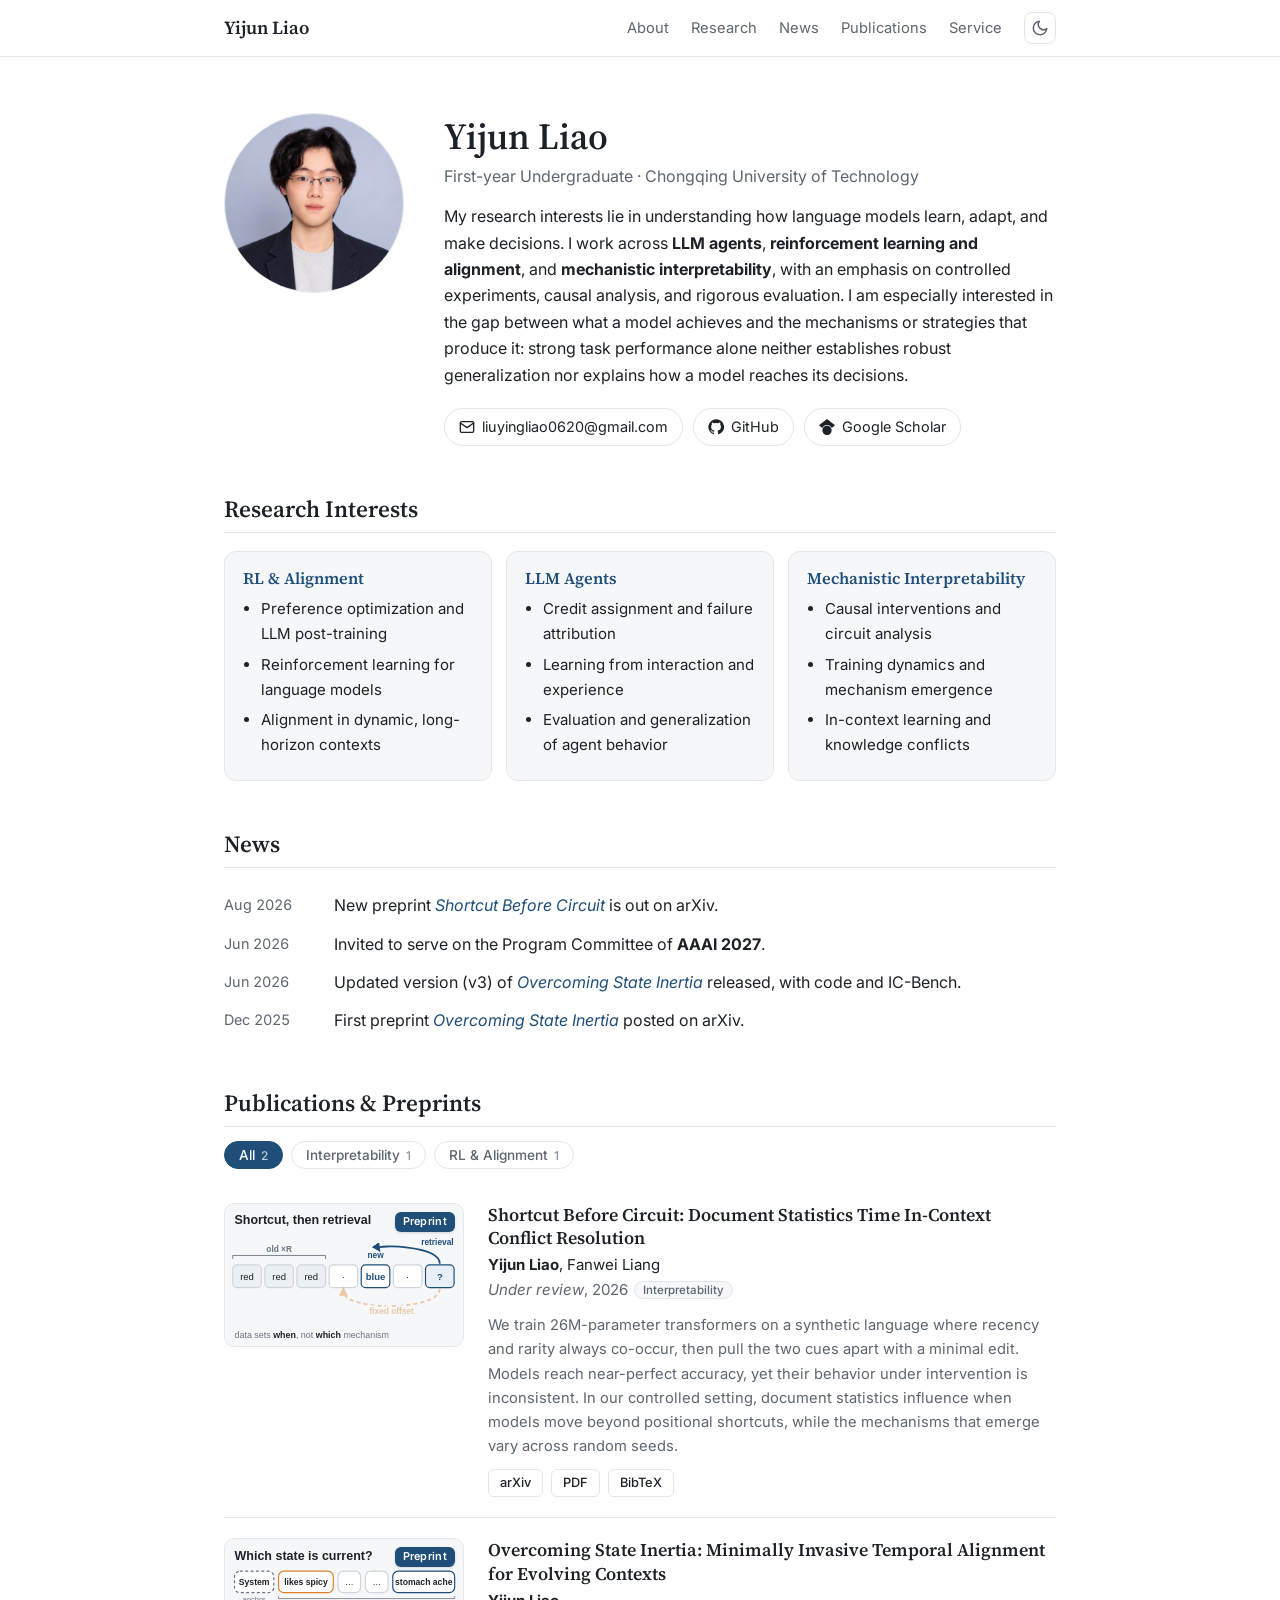
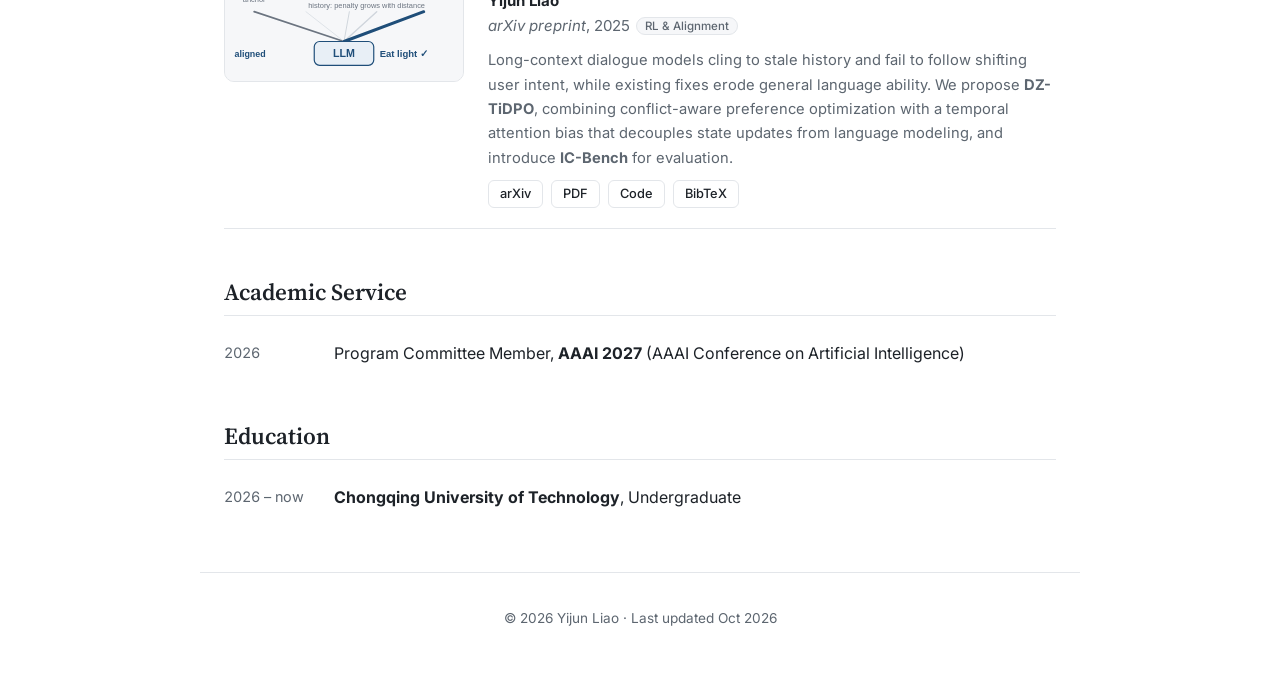
<file: index.html>
<!DOCTYPE html>
<html lang="en">
<head>
  <meta charset="utf-8">
  <meta name="viewport" content="width=device-width, initial-scale=1">
  <title>Yijun Liao</title>
  <meta name="description" content="Yijun Liao — research on reinforcement learning, alignment, and mechanistic interpretability of language models.">
  <meta name="author" content="Yijun Liao">
  <link rel="preconnect" href="https://fonts.googleapis.com">
  <link rel="preconnect" href="https://fonts.gstatic.com" crossorigin>
  <link href="https://fonts.googleapis.com/css2?family=Source+Serif+4:ital,opsz,wght@0,8..60,400;0,8..60,600;1,8..60,400&family=Inter:wght@400;500;600&display=swap" rel="stylesheet">
  <link rel="stylesheet" href="style.css">
  <link rel="icon" href="data:image/svg+xml,<svg xmlns='http://www.w3.org/2000/svg' viewBox='0 0 64 64'><rect width='64' height='64' rx='12' fill='%231f4e79'/><text x='50%' y='54%' text-anchor='middle' dominant-baseline='middle' font-family='Georgia,serif' font-size='30' fill='white'>YL</text></svg>">
</head>
<body>

<header class="topbar">
  <nav class="container nav">
    <a class="brand" href="#">Yijun Liao</a>
    <div class="nav-links">
      <a href="#about">About</a>
      <a href="#research">Research</a>
      <a href="#news">News</a>
      <a href="#publications">Publications</a>
      <a href="#service">Service</a>
      <button id="theme-toggle" class="theme-toggle" aria-label="Toggle dark mode" title="Toggle dark mode">
        <svg class="icon-moon" viewBox="0 0 24 24" width="18" height="18" fill="none" stroke="currentColor" stroke-width="2" stroke-linecap="round" stroke-linejoin="round"><path d="M21 12.8A9 9 0 1 1 11.2 3a7 7 0 0 0 9.8 9.8z"/></svg>
        <svg class="icon-sun" viewBox="0 0 24 24" width="18" height="18" fill="none" stroke="currentColor" stroke-width="2" stroke-linecap="round" stroke-linejoin="round"><circle cx="12" cy="12" r="4"/><path d="M12 2v2M12 20v2M4.9 4.9l1.4 1.4M17.7 17.7l1.4 1.4M2 12h2M20 12h2M4.9 19.1l1.4-1.4M17.7 6.3l1.4-1.4"/></svg>
      </button>
    </div>
  </nav>
</header>

<main class="container">

  <!-- ============ ABOUT ============ -->
  <section id="about" class="profile">
    <div class="profile-photo">
      <img src="images/avatar-web.jpg" alt="Yijun Liao" width="180" height="180">
    </div>

    <div class="profile-text">
      <h1>Yijun Liao</h1>
      <p class="subtitle">
        First-year Undergraduate · Chongqing University of Technology
      </p>

      <p>
        My research interests lie in understanding how language models learn,
        adapt, and make decisions. I work across <strong>LLM agents</strong>,
        <strong>reinforcement learning and alignment</strong>, and
        <strong>mechanistic interpretability</strong>, with an emphasis on
        controlled experiments, causal analysis, and rigorous evaluation.
        I am especially interested in the gap between what a model achieves and the mechanisms or
        strategies that produce it: strong task performance alone neither establishes robust
        generalization nor explains how a model reaches its decisions.
      </p>

      <div class="links">
        <a href="mailto:liuyingliao0620@gmail.com">
          <svg viewBox="0 0 24 24" width="16" height="16" fill="none" stroke="currentColor" stroke-width="2" stroke-linecap="round" stroke-linejoin="round"><rect x="2" y="4" width="20" height="16" rx="2"/><path d="m22 6-10 7L2 6"/></svg>
          liuyingliao0620@gmail.com
        </a>
        <a href="https://github.com/lyj20071013" target="_blank" rel="noopener">
          <svg viewBox="0 0 24 24" width="16" height="16" fill="currentColor"><path d="M12 .5a11.5 11.5 0 0 0-3.64 22.41c.58.1.79-.25.79-.56v-2c-3.2.7-3.88-1.37-3.88-1.37-.52-1.33-1.28-1.69-1.28-1.69-1.05-.71.08-.7.08-.7 1.16.08 1.77 1.19 1.77 1.19 1.03 1.77 2.7 1.26 3.36.96.1-.75.4-1.26.73-1.55-2.55-.29-5.24-1.28-5.24-5.68 0-1.26.45-2.28 1.19-3.09-.12-.29-.52-1.46.11-3.05 0 0 .97-.31 3.17 1.18a11 11 0 0 1 5.78 0c2.2-1.49 3.17-1.18 3.17-1.18.63 1.59.23 2.76.11 3.05.74.81 1.19 1.83 1.19 3.09 0 4.41-2.69 5.39-5.25 5.67.41.36.78 1.06.78 2.14v3.17c0 .31.21.67.8.56A11.5 11.5 0 0 0 12 .5z"/></svg>
          GitHub
        </a>
        <a href="https://scholar.google.com/citations?user=M-LxtLEAAAAJ&amp;hl=en" target="_blank" rel="noopener">
          <svg viewBox="0 0 24 24" width="16" height="16" fill="currentColor"><path d="M12 24a7 7 0 1 1 0-14 7 7 0 0 1 0 14zm0-24L0 9.5l4.84 3.94A8 8 0 0 1 12 9a8 8 0 0 1 7.16 4.44L24 9.5z"/></svg>
          Google Scholar
        </a>
        <!-- TODO: uncomment and fill in once you have these
        <a href="https://twitter.com/XXXX" target="_blank" rel="noopener">X / Twitter</a>
        <a href="cv.pdf" target="_blank">CV</a>
        -->
      </div>
    </div>
  </section>

  <!-- ============ RESEARCH ============ -->
  <section id="research">
    <h2>Research Interests</h2>
    <div class="interests">
      <div class="interest">
        <h3>RL &amp; Alignment</h3>
        <ul>
          <li>Preference optimization and LLM post-training</li>
          <li>Reinforcement learning for language models</li>
          <li>Alignment in dynamic, long-horizon contexts</li>
        </ul>
      </div>
      <div class="interest">
        <h3>LLM Agents</h3>
        <ul>
          <li>Credit assignment and failure attribution</li>
          <li>Learning from interaction and experience</li>
          <li>Evaluation and generalization of agent behavior</li>
        </ul>
      </div>
      <div class="interest">
        <h3>Mechanistic Interpretability</h3>
        <ul>
          <li>Causal interventions and circuit analysis</li>
          <li>Training dynamics and mechanism emergence</li>
          <li>In-context learning and knowledge conflicts</li>
        </ul>
      </div>
    </div>
  </section>

  <!-- ============ NEWS ============ -->
  <section id="news">
    <h2>News</h2>
    <ul class="news">
      <li><span class="date">Aug 2026</span><span>New preprint <a href="https://arxiv.org/abs/2608.24460" target="_blank" rel="noopener"><em>Shortcut Before Circuit</em></a> is out on arXiv.</span></li>
      <li><span class="date">Jun 2026</span><span>Invited to serve on the Program Committee of <strong>AAAI 2027</strong>.</span></li>
      <li><span class="date">Jun 2026</span><span>Updated version (v3) of <a href="https://arxiv.org/abs/2512.03704" target="_blank" rel="noopener"><em>Overcoming State Inertia</em></a> released, with code and IC-Bench.</span></li>
      <li><span class="date">Dec 2025</span><span>First preprint <a href="https://arxiv.org/abs/2512.03704" target="_blank" rel="noopener"><em>Overcoming State Inertia</em></a> posted on arXiv.</span></li>
    </ul>
  </section>

  <!-- ============ PUBLICATIONS ============ -->
  <!-- To add a paper: copy one <article>, set data-tags (comma-separated; filter buttons are generated
       automatically), and put a static thumbnail + an animated one (GIF/SVG/WebP) in images/. -->
  <section id="publications">
    <h2>Publications &amp; Preprints</h2>
    <div class="pub-filter" id="pub-filter" role="group" aria-label="Filter publications by topic"></div>

    <article class="pub" data-tags="Interpretability">
      <div class="pub-thumb">
        <img class="thumb-static" src="images/shortcut.svg" alt="Fixed-offset positional shortcut versus retrieval of the current value">
        <img class="thumb-anim" src="images/shortcut-anim.svg" alt="" aria-hidden="true">
        <span class="badge">Preprint</span>
      </div>
      <div class="pub-body">
        <h3 class="pub-title">
          <a href="https://arxiv.org/abs/2608.24460" target="_blank" rel="noopener">Shortcut Before Circuit: Document Statistics Time In-Context Conflict Resolution</a>
        </h3>
        <p class="pub-authors"><strong>Yijun Liao</strong>, Fanwei Liang</p>
        <p class="pub-venue"><em>Under review</em>, 2026</p>
        <p class="pub-tldr">
          We train 26M-parameter transformers on a synthetic language where recency and rarity always co-occur,
          then pull the two cues apart with a minimal edit. Models reach near-perfect accuracy, yet their
          behavior under intervention is inconsistent. In our controlled setting, document statistics
          influence when models move beyond positional shortcuts, while the mechanisms that emerge vary
          across random seeds.
        </p>
        <div class="pub-links">
          <a href="https://arxiv.org/abs/2608.24460" target="_blank" rel="noopener">arXiv</a>
          <a href="https://arxiv.org/pdf/2608.24460" target="_blank" rel="noopener">PDF</a>
          <button class="bib-toggle" data-target="bib-1">BibTeX</button>
        </div>
        <div class="bibtex" id="bib-1">
          <button class="copy-btn" type="button">Copy</button>
<pre>@article{liao2026shortcut,
  title   = {Shortcut Before Circuit: Document Statistics Time In-Context Conflict Resolution},
  author  = {Liao, Yijun and Liang, Fanwei},
  journal = {arXiv preprint arXiv:2608.24460},
  year    = {2026}
}</pre>
        </div>
      </div>
    </article>

    <article class="pub" data-tags="RL &amp; Alignment">
      <div class="pub-thumb">
        <img class="thumb-static" src="images/inertia.svg" alt="Dual-zone temporal attention: anchor zone kept, older history down-weighted">
        <img class="thumb-anim" src="images/inertia-anim.svg" alt="" aria-hidden="true">
        <span class="badge">Preprint</span>
      </div>
      <div class="pub-body">
        <h3 class="pub-title">
          <a href="https://arxiv.org/abs/2512.03704" target="_blank" rel="noopener">Overcoming State Inertia: Minimally Invasive Temporal Alignment for Evolving Contexts</a>
        </h3>
        <p class="pub-authors"><strong>Yijun Liao</strong></p>
        <p class="pub-venue"><em>arXiv preprint</em>, 2025</p>
        <p class="pub-tldr">
          Long-context dialogue models cling to stale history and fail to follow shifting user intent, while
          existing fixes erode general language ability. We propose <strong>DZ-TiDPO</strong>, combining
          conflict-aware preference optimization with a temporal attention bias that decouples state updates
          from language modeling, and introduce <strong>IC-Bench</strong> for evaluation.
        </p>
        <div class="pub-links">
          <a href="https://arxiv.org/abs/2512.03704" target="_blank" rel="noopener">arXiv</a>
          <a href="https://arxiv.org/pdf/2512.03704" target="_blank" rel="noopener">PDF</a>
          <a href="https://github.com/lyj20071013/DZ-TiDPO" target="_blank" rel="noopener">Code</a>
          <button class="bib-toggle" data-target="bib-2">BibTeX</button>
        </div>
        <div class="bibtex" id="bib-2">
          <button class="copy-btn" type="button">Copy</button>
<pre>@article{liao2025overcoming,
  title   = {Overcoming State Inertia: Minimally Invasive Temporal Alignment for Evolving Contexts},
  author  = {Liao, Yijun},
  journal = {arXiv preprint arXiv:2512.03704},
  year    = {2025}
}</pre>
        </div>
      </div>
    </article>

    <p class="pub-empty" id="pub-empty" hidden>No papers under this topic yet.</p>
  </section>

  <!-- ============ SERVICE ============ -->
  <section id="service">
    <h2>Academic Service</h2>
    <ul class="news">
      <li><span class="date">2026</span><span>Program Committee Member, <strong>AAAI 2027</strong> (AAAI Conference on Artificial Intelligence)</span></li>
    </ul>
  </section>

  <!-- ============ EDUCATION ============ -->
  <section id="education">
    <h2>Education</h2>
    <ul class="news">
      <li><span class="date">2026 – now</span><span><strong>Chongqing University of Technology</strong>, Undergraduate</span></li>
    </ul>
  </section>

</main>

<footer class="container footer">
  <p>© <span id="year"></span> Yijun Liao · Last updated Oct 2026</p>
</footer>

<script>
  // Dark mode: respects system preference, remembers manual choice
  (function () {
    const root = document.documentElement;
    let saved = null;
    try { saved = localStorage.getItem('theme'); } catch (e) {}
    if (saved) root.setAttribute('data-theme', saved);
    document.getElementById('theme-toggle').addEventListener('click', function () {
      const current = root.getAttribute('data-theme') ||
        (window.matchMedia('(prefers-color-scheme: dark)').matches ? 'dark' : 'light');
      const next = current === 'dark' ? 'light' : 'dark';
      root.setAttribute('data-theme', next);
      try { localStorage.setItem('theme', next); } catch (e) {}
    });
  })();

  // BibTeX toggles
  document.querySelectorAll('.bib-toggle').forEach(function (btn) {
    btn.addEventListener('click', function () {
      document.getElementById(btn.dataset.target).classList.toggle('open');
      btn.classList.toggle('active');
    });
  });

  // Copy BibTeX
  function copyText(text) {
    if (navigator.clipboard && window.isSecureContext) return navigator.clipboard.writeText(text);
    return new Promise(function (resolve, reject) {
      const ta = document.createElement('textarea');
      ta.value = text; ta.style.position = 'fixed'; ta.style.opacity = '0';
      document.body.appendChild(ta); ta.select();
      try { document.execCommand('copy') ? resolve() : reject(); } catch (e) { reject(e); }
      document.body.removeChild(ta);
    });
  }

  document.querySelectorAll('.copy-btn').forEach(function (btn) {
    btn.addEventListener('click', function () {
      const text = btn.parentElement.querySelector('pre').textContent;
      copyText(text).then(function () {
        btn.textContent = 'Copied!'; btn.classList.add('done');
      }, function () {
        btn.textContent = 'Press Ctrl+C';
      });
      setTimeout(function () { btn.textContent = 'Copy'; btn.classList.remove('done'); }, 1600);
    });
  });

  // Publication filter (buttons built from each paper's data-tags)
  (function () {
    const pubs = Array.from(document.querySelectorAll('.pub'));
    const bar = document.getElementById('pub-filter');
    const empty = document.getElementById('pub-empty');
    const tagsOf = function (p) { return p.dataset.tags.split(',').map(function (t) { return t.trim(); }); };
    const counts = {};
    pubs.forEach(function (p) { tagsOf(p).forEach(function (t) { counts[t] = (counts[t] || 0) + 1; }); });
    const tags = ['All'].concat(Object.keys(counts).sort());

    function apply(tag) {
      let shown = 0;
      pubs.forEach(function (p) {
        const on = tag === 'All' || tagsOf(p).indexOf(tag) !== -1;
        p.classList.toggle('is-hidden', !on);
        if (on) shown++;
      });
      empty.hidden = shown > 0;
      bar.querySelectorAll('button').forEach(function (b) {
        const active = b.dataset.tag === tag;
        b.classList.toggle('active', active);
        b.setAttribute('aria-pressed', active);
      });
    }

    tags.forEach(function (t) {
      const b = document.createElement('button');
      b.type = 'button'; b.dataset.tag = t;
      b.innerHTML = t + ' <span class="count">' + (t === 'All' ? pubs.length : counts[t]) + '</span>';
      b.addEventListener('click', function () { apply(t); });
      bar.appendChild(b);
    });

    // Tag chips under each paper's venue line, also clickable
    pubs.forEach(function (p) {
      const venue = p.querySelector('.pub-venue');
      tagsOf(p).forEach(function (t) {
        const c = document.createElement('button');
        c.type = 'button'; c.className = 'tag-chip'; c.textContent = t;
        c.addEventListener('click', function () { apply(t); });
        venue.appendChild(c);
      });
    });

    apply('All');
  })();

  // Thumbnails: restart the animation each time it is revealed
  document.querySelectorAll('.pub').forEach(function (p) {
    const anim = p.querySelector('.thumb-anim');
    if (!anim) return;
    const base = anim.getAttribute('src');
    p.addEventListener('mouseenter', function () { anim.src = base + '?t=' + Date.now(); });
  });

  document.getElementById('year').textContent = new Date().getFullYear();
</script>
</body>
</html>
</file>
<file: style.css>
:root {
  --bg: #ffffff;
  --bg-soft: #f6f7f9;
  --text: #1d2228;
  --muted: #5d6670;
  --border: #e3e6ea;
  --accent: #1f4e79;
  --accent-soft: #e8eff6;
  --serif: "Source Serif 4", Georgia, "Times New Roman", serif;
  --sans: "Inter", -apple-system, "Segoe UI", Roboto, Helvetica, Arial, sans-serif;
  --mono: ui-monospace, SFMono-Regular, Menlo, Consolas, monospace;
}

@media (prefers-color-scheme: dark) {
  :root:not([data-theme="light"]) {
    --bg: #14171b;
    --bg-soft: #1c2026;
    --text: #e4e7eb;
    --muted: #9aa3ad;
    --border: #2b3139;
    --accent: #7fb2e5;
    --accent-soft: #1f2a36;
  }
}
:root[data-theme="dark"] {
  --bg: #14171b;
  --bg-soft: #1c2026;
  --text: #e4e7eb;
  --muted: #9aa3ad;
  --border: #2b3139;
  --accent: #7fb2e5;
  --accent-soft: #1f2a36;
}

* { box-sizing: border-box; }
html { scroll-behavior: smooth; scroll-padding-top: 72px; }

body {
  margin: 0;
  background: var(--bg);
  color: var(--text);
  font-family: var(--sans);
  font-size: 16px;
  line-height: 1.65;
  -webkit-font-smoothing: antialiased;
  transition: background .2s, color .2s;
}

a { color: var(--accent); text-decoration: none; }
a:hover { text-decoration: underline; text-underline-offset: 3px; }

.container { max-width: 880px; margin: 0 auto; padding: 0 24px; }

/* ---------- nav ---------- */
.topbar {
  position: sticky; top: 0; z-index: 10;
  background: color-mix(in srgb, var(--bg) 88%, transparent);
  backdrop-filter: saturate(180%) blur(8px);
  border-bottom: 1px solid var(--border);
}
.nav { display: flex; align-items: center; justify-content: space-between; height: 56px; }
.brand { font-family: var(--serif); font-weight: 600; font-size: 1.15rem; color: var(--text); white-space: nowrap; }
.brand:hover { text-decoration: none; }
.nav-links { display: flex; align-items: center; gap: 22px; font-size: .92rem; }
.nav-links a { color: var(--muted); }
.nav-links a:hover { color: var(--accent); text-decoration: none; }

.theme-toggle {
  display: inline-flex; align-items: center; justify-content: center;
  width: 32px; height: 32px; border-radius: 8px;
  border: 1px solid var(--border); background: transparent; color: var(--muted);
  cursor: pointer;
}
.theme-toggle:hover { color: var(--accent); border-color: var(--accent); }
.icon-sun { display: none; }
:root[data-theme="dark"] .icon-sun { display: block; }
:root[data-theme="dark"] .icon-moon { display: none; }
@media (prefers-color-scheme: dark) {
  :root:not([data-theme="light"]) .icon-sun { display: block; }
  :root:not([data-theme="light"]) .icon-moon { display: none; }
}

/* ---------- sections ---------- */
section { padding: 40px 0 8px; }
h1, h2, h3 { font-family: var(--serif); font-weight: 600; line-height: 1.3; }
h2 {
  font-size: 1.45rem; margin: 0 0 18px;
  padding-bottom: 8px; border-bottom: 1px solid var(--border);
}

/* ---------- profile ---------- */
.profile { display: flex; gap: 40px; align-items: flex-start; padding-top: 56px; }
.profile-photo { flex: 0 0 180px; }
.profile-photo img, .avatar-placeholder {
  width: 180px; height: 180px; border-radius: 50%; object-fit: cover;
  border: 1px solid var(--border);
}
.avatar-placeholder {
  display: flex; align-items: center; justify-content: center;
  background: var(--accent-soft); color: var(--accent);
  font-family: var(--serif); font-size: 3.6rem; font-weight: 600; letter-spacing: 1px;
}
.profile-text h1 { font-size: 2.3rem; margin: 0 0 2px; }
.subtitle { color: var(--muted); margin: 0 0 18px; font-size: 1rem; }
.profile-text p { margin: 0 0 14px; }
.todo { border-bottom: 1px dashed var(--muted); }

.links { display: flex; flex-wrap: wrap; gap: 10px; margin-top: 20px; }
.links a {
  display: inline-flex; align-items: center; gap: 7px;
  padding: 6px 14px; border: 1px solid var(--border); border-radius: 999px;
  color: var(--text); font-size: .9rem;
}
.links a:hover { border-color: var(--accent); color: var(--accent); text-decoration: none; }

/* ---------- research ---------- */
.interests { display: grid; grid-template-columns: repeat(3, 1fr); gap: 14px; }
.interest {
  background: var(--bg-soft); border: 1px solid var(--border);
  border-radius: 12px; padding: 16px 18px;
}
.interest h3 { font-size: 1.02rem; margin: 0 0 8px; color: var(--accent); }
.interest .now {
  display: inline-block; margin-left: 4px; padding: 0 7px; border-radius: 999px; vertical-align: 2px;
  font-family: var(--sans); font-size: .66rem; font-weight: 600; letter-spacing: .2px;
  background: var(--accent); color: var(--bg);
}
.interest ul { margin: 0; padding-left: 18px; font-size: .94rem; }
.interest li { margin-bottom: 6px; }

/* ---------- news ---------- */
.news { list-style: none; margin: 0; padding: 0; }
.news li { display: flex; gap: 18px; padding: 6px 0; }
.date {
  flex: 0 0 92px; color: var(--muted); font-size: .9rem;
  font-variant-numeric: tabular-nums; padding-top: 1px;
}

/* ---------- publications ---------- */
.pub-filter { display: flex; flex-wrap: wrap; gap: 8px; margin: -4px 0 14px; }
.pub-filter button {
  font-family: var(--sans); font-size: .85rem; font-weight: 500;
  padding: 5px 14px; border-radius: 999px; cursor: pointer;
  border: 1px solid var(--border); background: transparent; color: var(--muted);
  transition: all .15s;
}
.pub-filter button:hover { border-color: var(--accent); color: var(--accent); }
.pub-filter button.active { background: var(--accent); border-color: var(--accent); color: var(--bg); }
.pub-filter .count { font-size: .75rem; opacity: .7; margin-left: 2px; }

.pub {
  display: flex; gap: 24px; align-items: flex-start;
  padding: 20px 0; border-bottom: 1px solid var(--border);
  animation: pubIn .25s ease;
}
.pub.is-hidden { display: none; }
@keyframes pubIn { from { opacity: 0; transform: translateY(4px); } to { opacity: 1; transform: none; } }
.pub-empty { color: var(--muted); font-style: italic; }

.pub-thumb {
  position: relative; flex: 0 0 240px; aspect-ratio: 400 / 240;
  border-radius: 10px; overflow: hidden; border: 1px solid var(--border);
  background: #f6f7f9;
}
.pub-thumb img { position: absolute; inset: 0; width: 100%; height: 100%; object-fit: cover; display: block; }
.thumb-anim { opacity: 0; transition: opacity .3s ease; }
.pub:hover .thumb-anim, .pub:focus-within .thumb-anim { opacity: 1; }
.pub-thumb .badge {
  position: absolute; top: 8px; right: 8px; font-size: .68rem; padding: 1px 8px;
  background: var(--accent); color: #fff; box-shadow: 0 1px 3px rgba(0,0,0,.15);
}
:root[data-theme="dark"] .pub-thumb { filter: brightness(.92); }

.badge {
  display: inline-block; padding: 2px 10px; border-radius: 6px;
  background: var(--accent-soft); color: var(--accent);
  font-size: .75rem; font-weight: 600; letter-spacing: .3px;
}
.pub-body { flex: 1; min-width: 0; }
.pub-title { font-size: 1.12rem; margin: 0 0 4px; }
.pub-title a { color: var(--text); }
.pub-title a:hover { color: var(--accent); }
.pub-authors, .pub-venue { margin: 0; font-size: .94rem; }
.pub-authors { color: var(--text); }
.pub-venue { color: var(--muted); }
.tag-chip {
  font-family: var(--sans); font-size: .72rem; font-weight: 500;
  padding: 1px 8px; border-radius: 999px; cursor: pointer; margin-left: 6px; vertical-align: 1px;
  border: 1px solid var(--border); background: var(--bg-soft); color: var(--muted);
}
.tag-chip:hover { border-color: var(--accent); color: var(--accent); }
.pub-tldr { font-size: .92rem; color: var(--muted); margin: 10px 0 10px; }

.pub-links { display: flex; flex-wrap: wrap; gap: 8px; }
.pub-links a, .bib-toggle {
  font-family: var(--sans); font-size: .8rem; font-weight: 500;
  padding: 3px 11px; border-radius: 6px;
  border: 1px solid var(--border); background: transparent; color: var(--text);
  cursor: pointer; line-height: 1.6;
}
.pub-links a:hover, .bib-toggle:hover, .bib-toggle.active {
  border-color: var(--accent); color: var(--accent); text-decoration: none;
}

.bibtex {
  display: none; position: relative; margin: 12px 0 0;
  background: var(--bg-soft); border: 1px solid var(--border); border-radius: 8px;
}
.bibtex.open { display: block; }
.bibtex pre {
  margin: 0; padding: 14px 16px; padding-right: 80px;
  font-family: var(--mono); font-size: .8rem; line-height: 1.55;
  overflow-x: auto; white-space: pre;
}
.copy-btn {
  position: absolute; top: 8px; right: 8px;
  font-family: var(--sans); font-size: .75rem; font-weight: 500;
  padding: 3px 10px; border-radius: 6px; cursor: pointer;
  border: 1px solid var(--border); background: var(--bg); color: var(--muted);
}
.copy-btn:hover { border-color: var(--accent); color: var(--accent); }
.copy-btn.done { border-color: #2e8b57; color: #2e8b57; }

/* ---------- footer ---------- */
.footer {
  margin-top: 48px; padding-top: 20px; padding-bottom: 40px;
  border-top: 1px solid var(--border);
  color: var(--muted); font-size: .85rem; text-align: center;
}

/* ---------- responsive ---------- */
@media (max-width: 860px) { .interests { grid-template-columns: 1fr; } }
@media (max-width: 720px) {
  .container { padding: 0 16px; }
  .nav-links { gap: 14px; font-size: .85rem; }
  .nav-links a[href="#research"], .nav-links a[href="#about"] { display: none; }
  .profile { flex-direction: column; align-items: center; text-align: center; gap: 20px; padding-top: 36px; }
  .profile-photo { flex-basis: auto; }
  .profile-photo img, .avatar-placeholder { width: 140px; height: 140px; font-size: 2.8rem; }
  .profile-text p { text-align: left; }
  .links { justify-content: center; }
  .interests { grid-template-columns: 1fr; }
  .pub { flex-direction: column; gap: 12px; }
  .pub-thumb { flex-basis: auto; width: 100%; max-width: 400px; }
  .news li { flex-direction: column; gap: 0; }
  .date { flex-basis: auto; }
}
</file>
